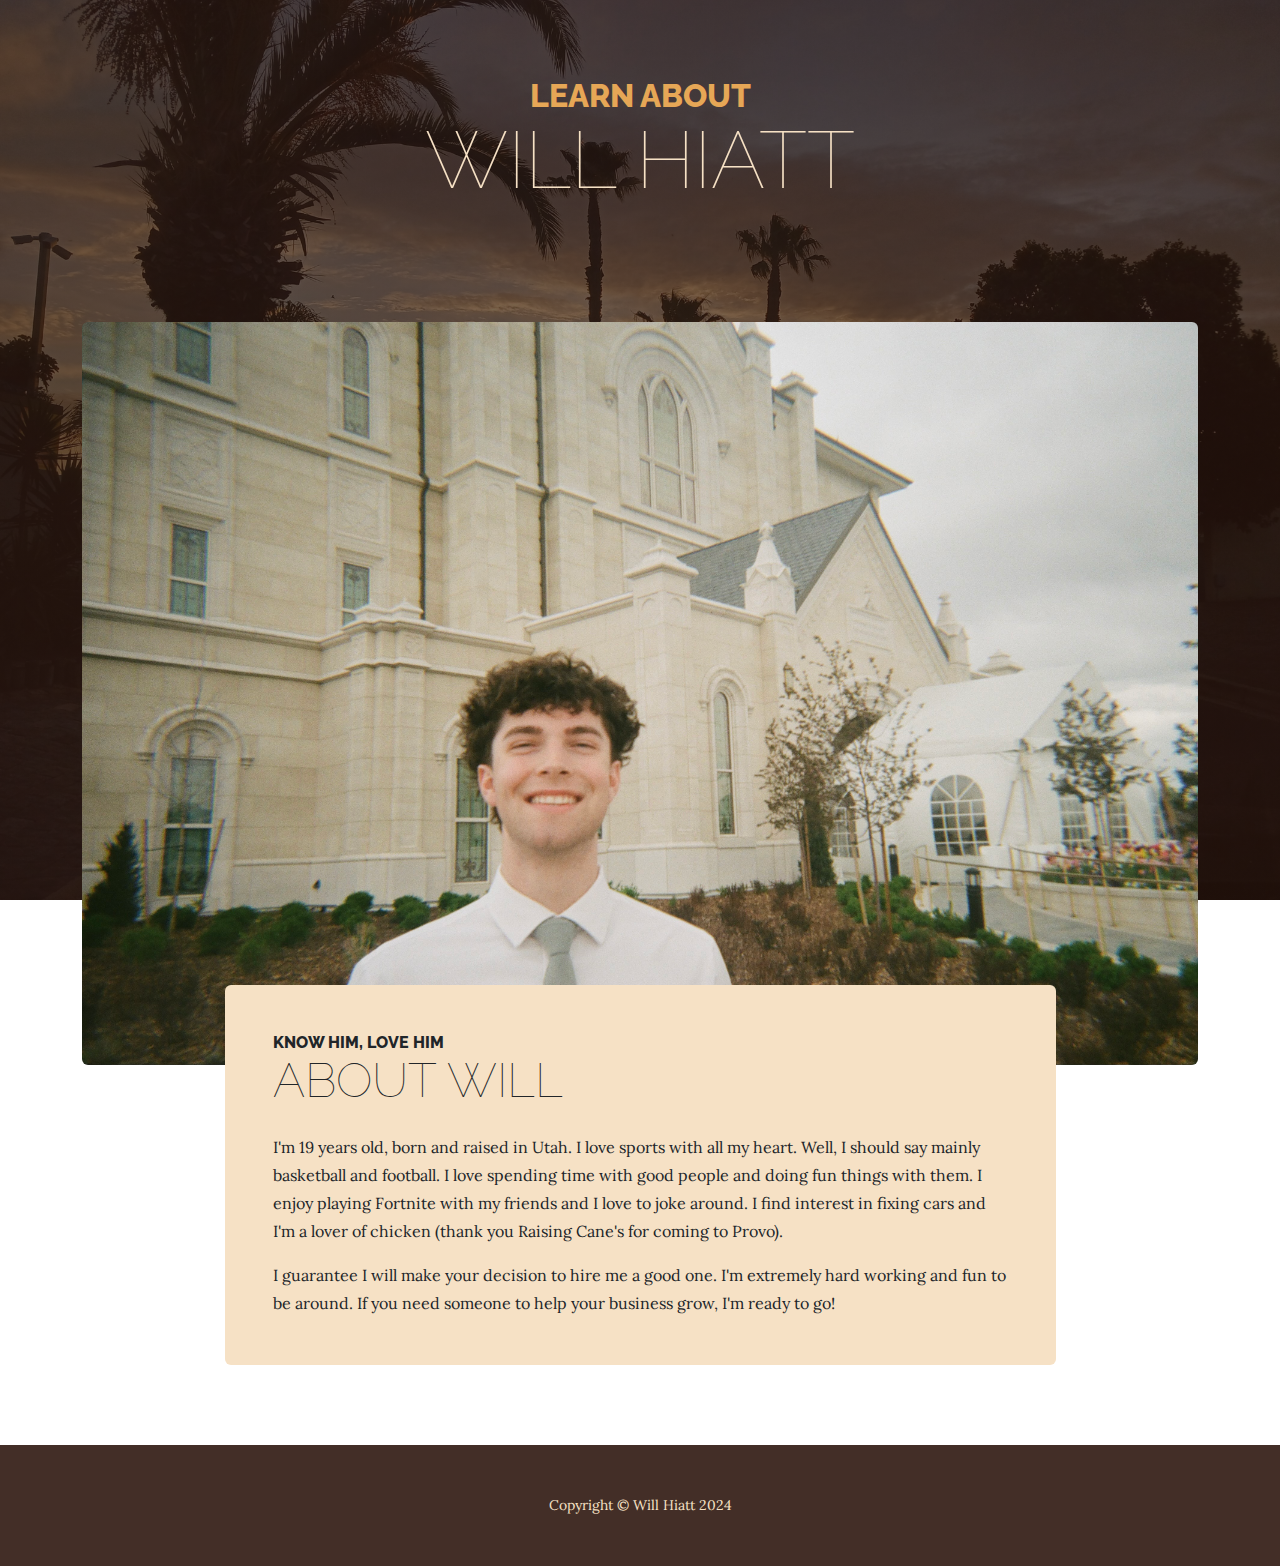
<file: about.html>
<!DOCTYPE html>
<html lang="en">
    <head>
        <meta charset="utf-8" />
        <meta name="viewport" content="width=device-width, initial-scale=1, shrink-to-fit=no" />
        <meta name="description" content="" />
        <meta name="author" content="" />
        <title>About Will</title>
        <link rel="icon" type="image/x-icon" href="assets/favicon.ico" />
        <!-- Google fonts-->
        <link href="https://fonts.googleapis.com/css?family=Raleway:100,100i,200,200i,300,300i,400,400i,500,500i,600,600i,700,700i,800,800i,900,900i" rel="stylesheet" />
        <link href="https://fonts.googleapis.com/css?family=Lora:400,400i,700,700i" rel="stylesheet" />
        <!-- Core theme CSS (includes Bootstrap)-->
        <link href="css/styles.css" rel="stylesheet" />
    </head>
    <body>
        <header>
            <h1 class="site-heading text-center text-faded d-none d-lg-block">
                <span class="site-heading-upper text-primary mb-3">Learn About</span>
                <span class="site-heading-lower">Will Hiatt</span>
            </h1>
        </header>
        <section class="page-section about-heading">
            <div class="container">
                <br><br><img class="img-fluid rounded about-heading-img mb-3 mb-lg-0" src="assets/img/IMG_4091.jpeg" alt="..." />
                <div class="about-heading-content">
                    <div class="row">
                        <div class="col-xl-9 col-lg-10 mx-auto">
                            <div class="bg-faded rounded p-5">
                                <h2 class="section-heading mb-4">
                                    <span class="section-heading-upper">Know Him, Love Him</span>
                                    <span class="section-heading-lower">About Will</span>
                                </h2>
                                <p>I'm 19 years old, born and raised in Utah. I love sports with all my heart. Well, I should say mainly basketball and football. I love spending time with good people and doing fun things with them. I enjoy playing Fortnite with my friends and I love to joke around. I find interest in fixing cars and I'm a lover of chicken (thank you Raising Cane's for coming to Provo).</p>
                                <p class="mb-0">
                                    I guarantee I will make your decision to hire me a good one. I'm extremely hard working and fun to be around. If you need someone to help your business grow, I'm ready to go!
                                </p>
                            </div>
                        </div>
                    </div>
                </div>
            </div>
        </section>
        <footer class="footer text-faded text-center py-5">
            <div class="container"><p class="m-0 small">Copyright &copy; Will Hiatt 2024</p></div>
        </footer>
        <!-- Bootstrap core JS-->
        <script src="https://cdn.jsdelivr.net/npm/bootstrap@5.2.3/dist/js/bootstrap.bundle.min.js"></script>
        <!-- Core theme JS-->
        <script src="js/scripts.js"></script>
    </body>
</html>
</file>
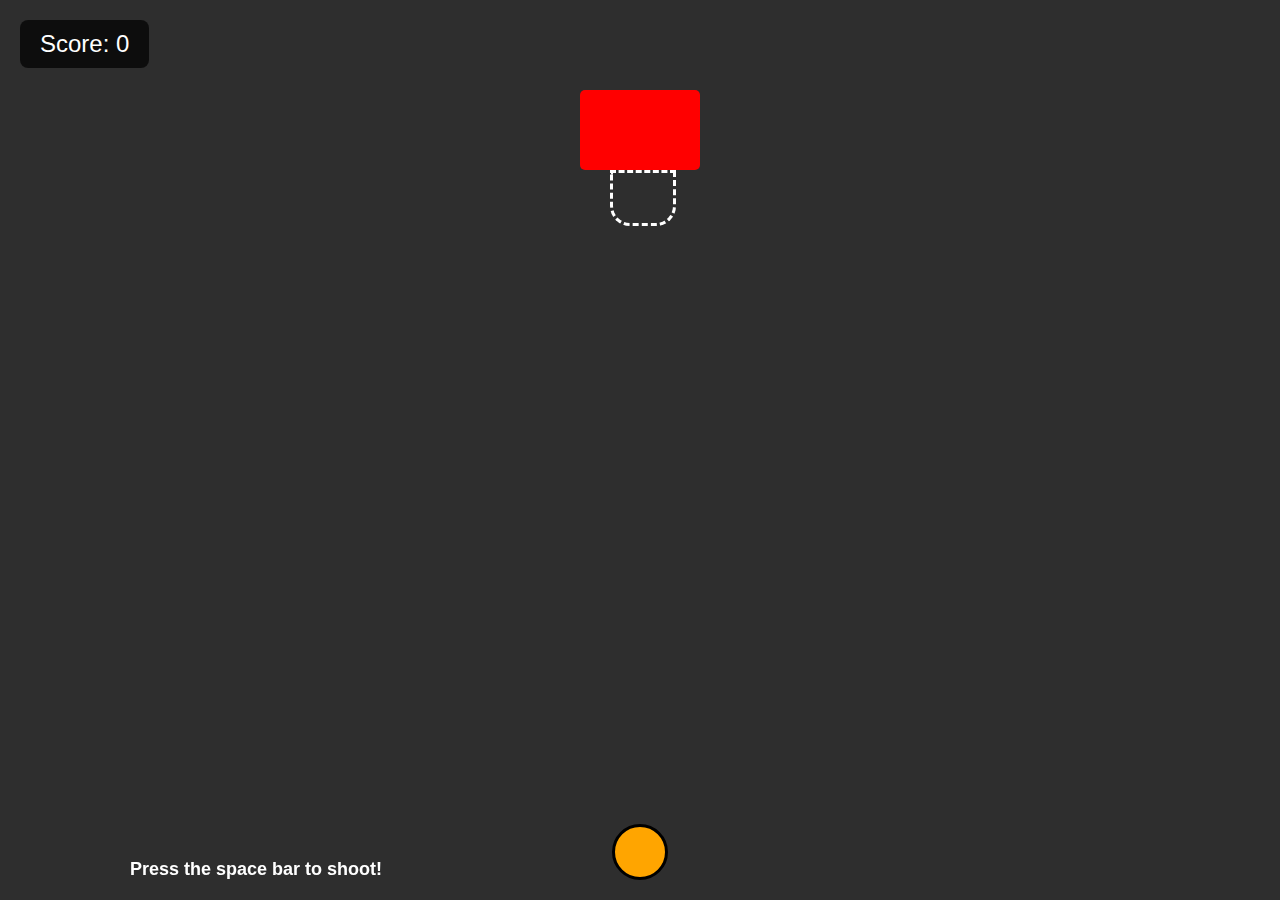
<file: ai.html>
<!DOCTYPE html>
<html lang="en">
<head>
    <meta charset="UTF-8">
    <meta name="viewport" content="width=device-width, initial-scale=1.0">
    <title>Basketball Shooting Game</title>
    <style>
        /* General Styles */
        body {
            margin: 0;
            padding: 0;
            overflow: hidden;
            background-color: #1e1e1e;
            color: #fff;
            font-family: Arial, sans-serif;
        }

        /* Basketball Court */
        #game-container {
            position: relative;
            width: 100vw;
            height: 100vh;
            display: flex;
            justify-content: center;
            align-items: center;
            background: #2e2e2e;
        }

        /* Basketball Hoop */
        #hoop {
            position: absolute;
            top: 10%;
            left: 50%;
            transform: translateX(-50%);
            width: 120px;
            height: 80px;
            background-color: red;
            border-radius: 5px;
        }

        #hoop::after {
            content: '';
            position: absolute;
            top: 100%;
            left: 25%;
            width: 50%;
            height: 50px;
            border: 3px dashed white;
            border-radius: 0 0 20px 20px;
        }

        /* Basketball */
        #ball {
            position: absolute;
            bottom: 20px;
            left: 50%;
            transform: translateX(-50%);
            width: 50px;
            height: 50px;
            background-color: orange;
            border: 3px solid #000;
            border-radius: 50%;
            transition: all 1s ease-in-out;
        }

        /* Scoreboard */
        #scoreboard {
            position: absolute;
            top: 20px;
            left: 20px;
            font-size: 24px;
            background: rgba(0, 0, 0, 0.7);
            padding: 10px 20px;
            border-radius: 8px;
        }

        /* Confetti */
        .confetti {
            position: fixed;
            width: 10px;
            height: 10px;
            background-color: gold;
            opacity: 0.7;
            border-radius: 50%;
            animation: fall 3s linear infinite;
        }

        @keyframes fall {
            0% {
                transform: translateY(-100vh) rotate(0deg);
            }
            100% {
                transform: translateY(100vh) rotate(360deg);
            }
        }

        /* Sayings Styles */
        #saying {
            position: absolute;
            top: 50%;
            left: 50%;
            transform: translate(-50%, -50%);
            font-size: 32px;
            color: white;
            font-weight: bold;
            opacity: 0;
            transition: opacity 1s ease-in-out;
        }

        /* Footer */
        #footer {
            position: fixed;
            bottom: 20px;
            left: 20%;
            transform: translateX(-50%);
            font-size: 18px;
            color: white;
            font-weight: bold;
            text-align: center;
        }
    </style>
</head>
<body>
    <!-- Game Container -->
    <div id="game-container">
        <!-- Hoop -->
        <div id="hoop"></div>
        <!-- Basketball -->
        <div id="ball"></div>
        <!-- Scoreboard -->
        <div id="scoreboard">Score: 0</div>
        <!-- Sayings -->
        <div id="saying"></div>
    </div>

    <!-- Footer -->
    <div id="footer">
        Press the space bar to shoot!
    </div>

    <script>
        const ball = document.getElementById('ball');
        const hoop = document.getElementById('hoop');
        const scoreboard = document.getElementById('scoreboard');
        const gameContainer = document.getElementById('game-container');
        const saying = document.getElementById('saying');
        let score = 0;

        // Array of sayings for made and missed shots
        const sayingsMade = ["Nice shot!", "Great work!", "You got this!", "Swish!", "Excellent!"];
        const sayingsMissed = ["Keep shooting!", "Almost!", "You'll get it next time!", "Don't give up!", "Try again!"];

        // Shoot ball function
        function shootBall() {
            const hoopRect = hoop.getBoundingClientRect();
            const ballRect = ball.getBoundingClientRect();
            const isMake = Math.random() > 0.5; // 50/50 chance of make or miss

            if (isMake) {
                // Calculate position to align the ball with the hoop
                const hoopX = hoopRect.left + hoopRect.width / 2 - ballRect.width / 2;
                const hoopY = hoopRect.top + hoopRect.height / 2;

                // Animate ball to the center of the hoop and drop slightly down
                ball.style.transform = `translate(${hoopX - ballRect.left}px, ${hoopY - ballRect.top}px)`;
                setTimeout(() => {
                    ball.style.transform = `translate(${hoopX - ballRect.left}px, ${hoopY - ballRect.top + 20}px)`;
                    updateScore();
                    displaySaying(sayingsMade);
                }, 800);
            } else {
                // Randomize miss position
                const missX = Math.random() * 200 - 100; // Slight horizontal deviation
                const missY = -350 - Math.random() * 50; // Height variation
                ball.style.transform = `translate(${missX}px, ${missY}px)`;
                displaySaying(sayingsMissed);
            }

            setTimeout(resetBall, 1200); // Reset ball position after animation
        }

        // Update score and celebrate if needed
        function updateScore() {
            score += 3;
            scoreboard.textContent = `Score: ${score}`;
            if (score >= 9) {
                celebrate();
                score = 0;
                setTimeout(() => {
                    scoreboard.textContent = `Score: 0`;
                }, 1000);
            }
        }

        // Reset ball to original position
        function resetBall() {
            ball.style.transform = 'translateX(-50%)';
        }

        // Confetti celebration
        function celebrate() {
            for (let i = 0; i < 100; i++) {
                const confetti = document.createElement('div');
                confetti.classList.add('confetti');
                confetti.style.left = Math.random() * 100 + 'vw';
                confetti.style.backgroundColor = getRandomColor();
                confetti.style.animationDuration = Math.random() * 3 + 2 + 's';
                gameContainer.appendChild(confetti);
                setTimeout(() => confetti.remove(), 5000);
            }
        }

        // Random confetti colors
        function getRandomColor() {
            const colors = ['gold', 'red', 'blue', 'green', 'purple', 'orange'];
            return colors[Math.floor(Math.random() * colors.length)];
        }

        // Display random saying
        function displaySaying(sayingsArray) {
            const randomSaying = sayingsArray[Math.floor(Math.random() * sayingsArray.length)];
            saying.textContent = randomSaying;
            saying.style.opacity = 1;
            setTimeout(() => {
                saying.style.opacity = 0;
            }, 1000);
        }

        // Event listeners for shooting
        document.addEventListener('click', shootBall);
        document.addEventListener('keydown', (e) => {
            if (e.code === 'Space') {
                shootBall();
            }
        });
    </script>
</body>
</html>
</file>
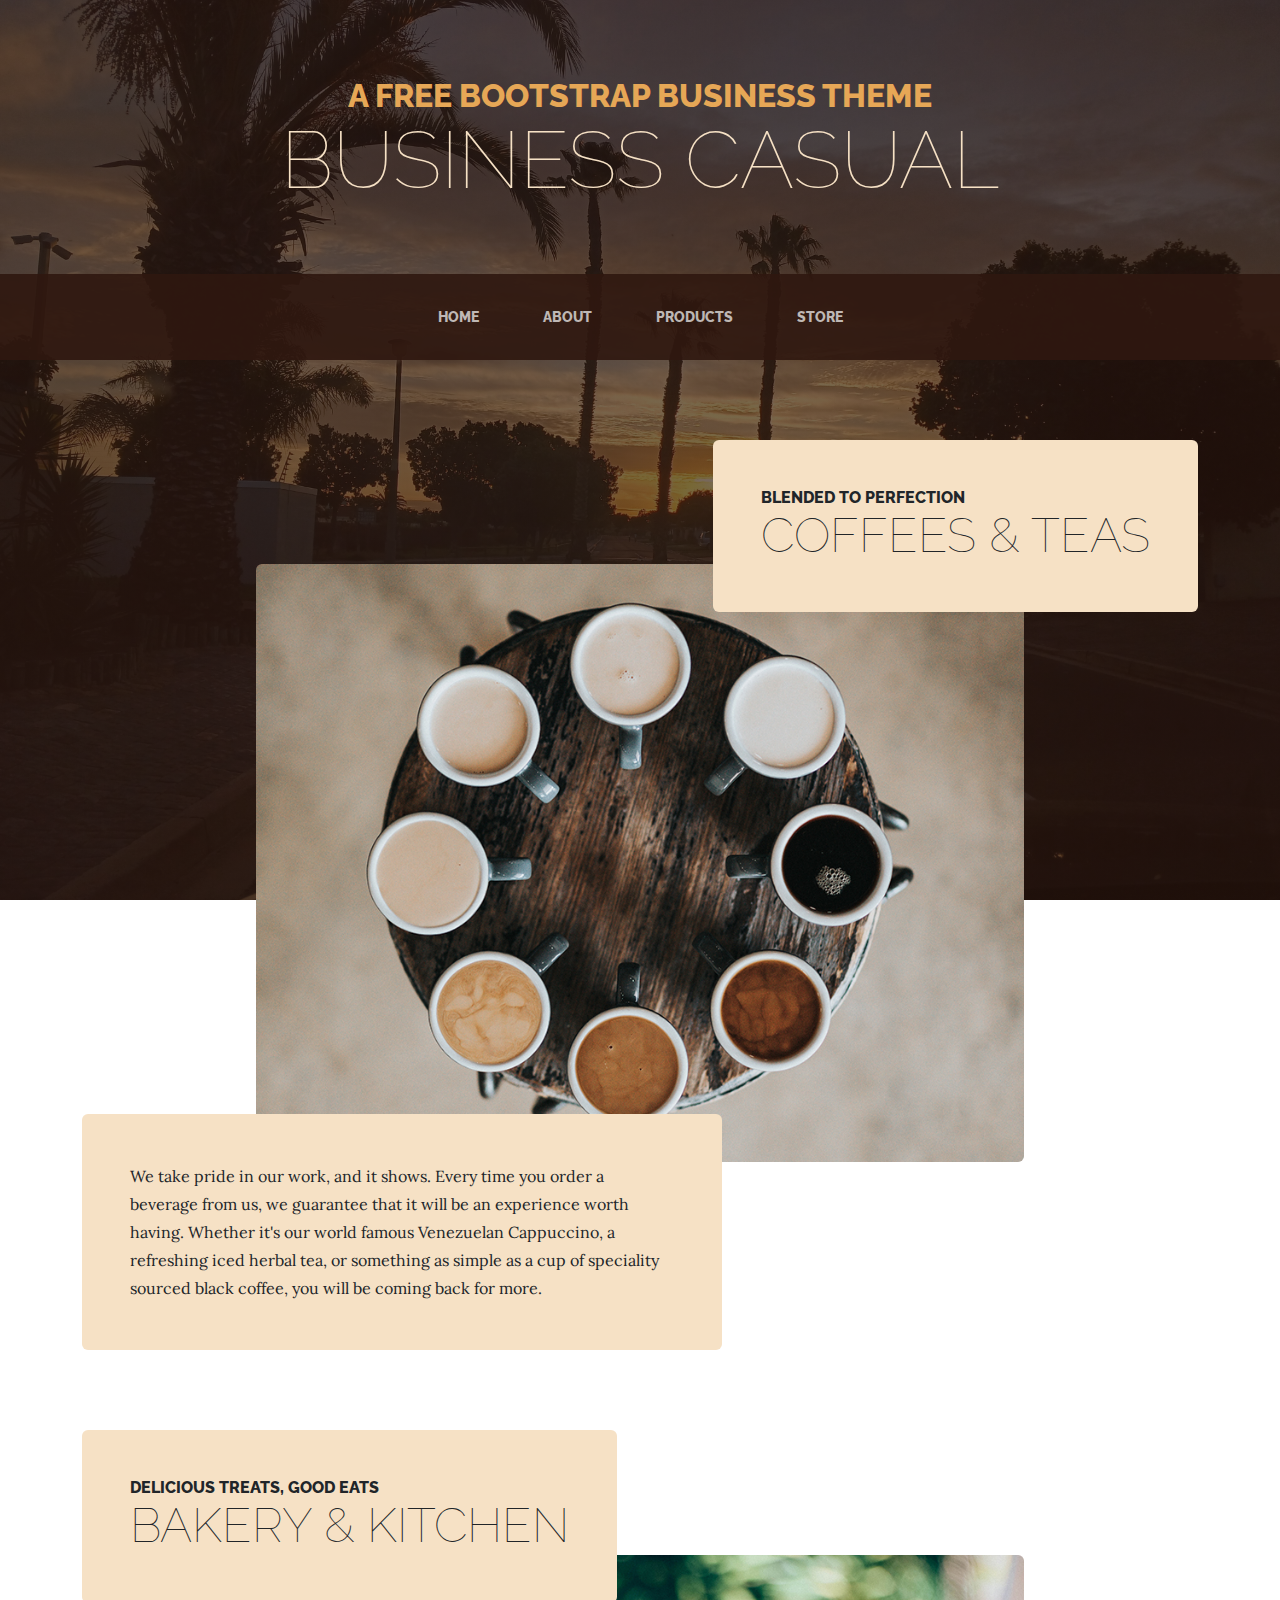
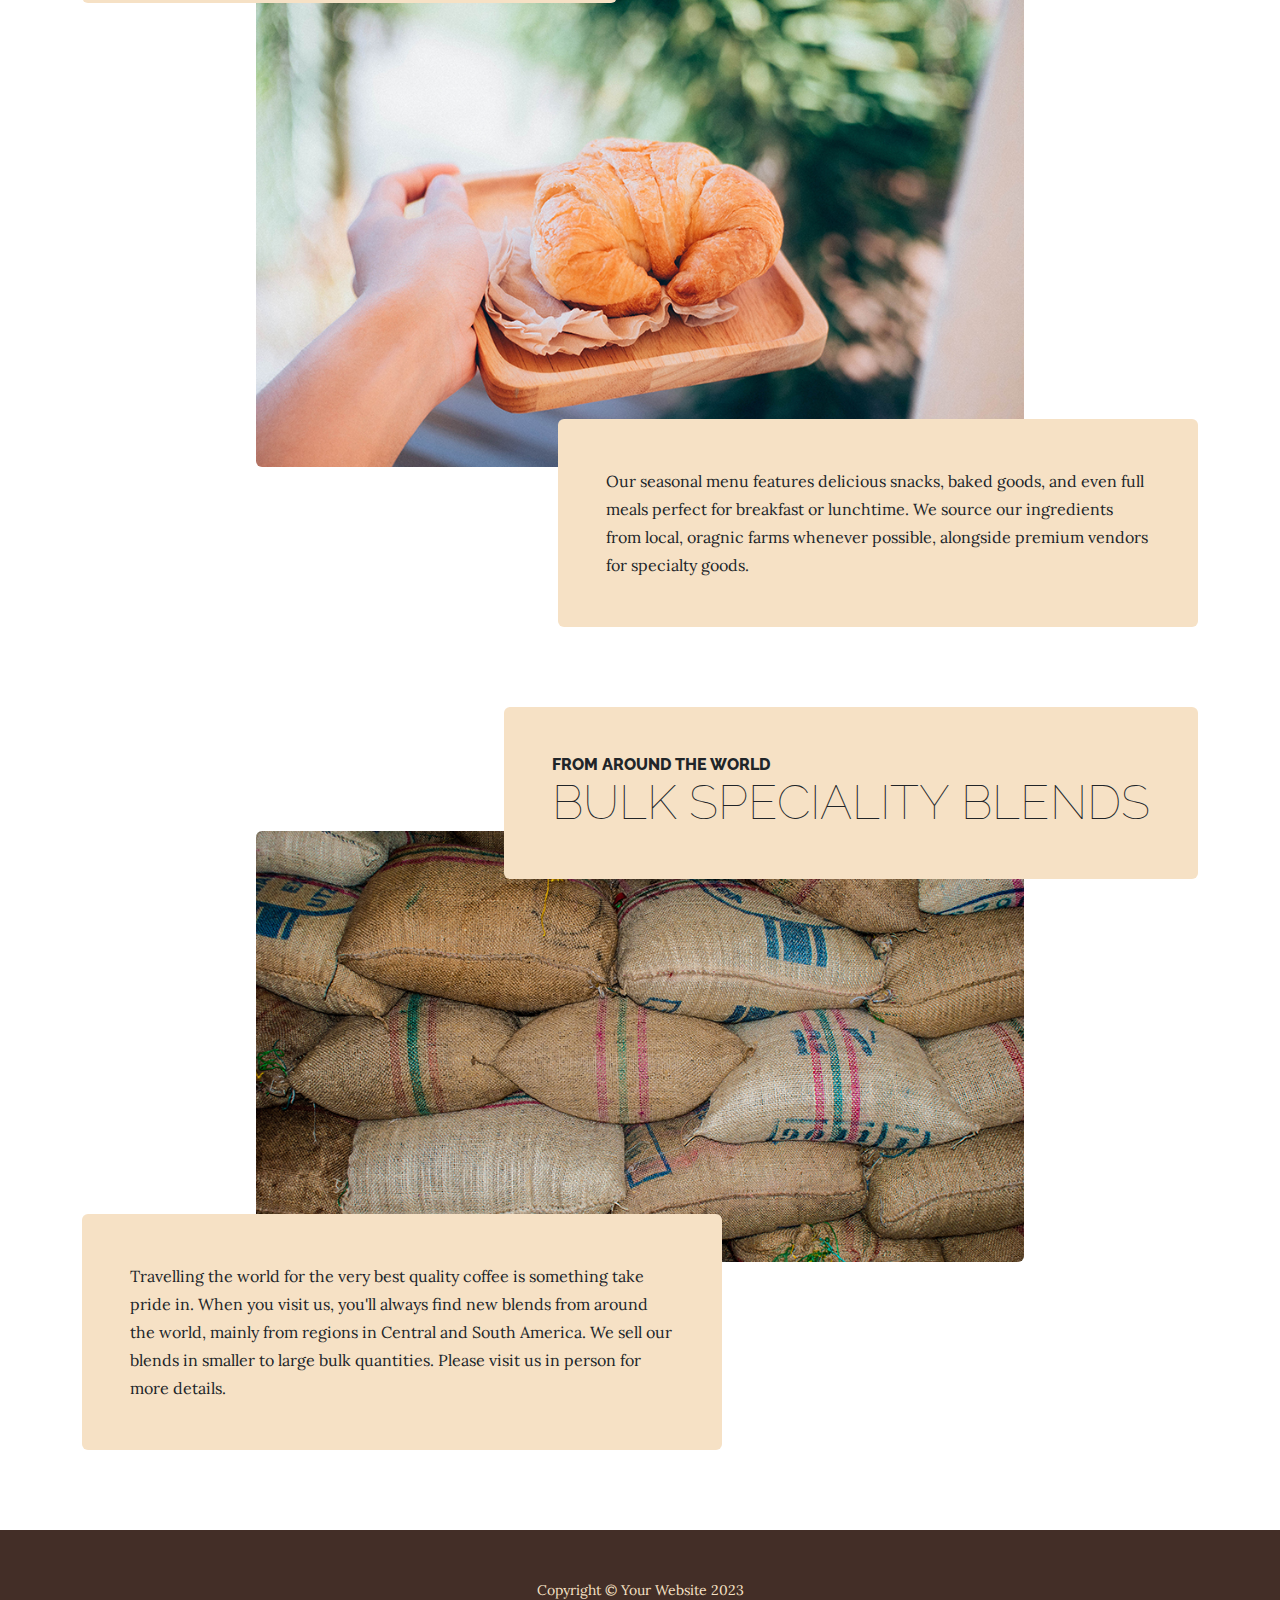
<file: products.html>
<!DOCTYPE html>
<html lang="en">
    <head>
        <meta charset="utf-8" />
        <meta name="viewport" content="width=device-width, initial-scale=1, shrink-to-fit=no" />
        <meta name="description" content="" />
        <meta name="author" content="" />
        <title>Business Casual - Start Bootstrap Theme</title>
        <link rel="icon" type="image/x-icon" href="assets/favicon.ico" />
        <!-- Google fonts-->
        <link href="https://fonts.googleapis.com/css?family=Raleway:100,100i,200,200i,300,300i,400,400i,500,500i,600,600i,700,700i,800,800i,900,900i" rel="stylesheet" />
        <link href="https://fonts.googleapis.com/css?family=Lora:400,400i,700,700i" rel="stylesheet" />
        <!-- Core theme CSS (includes Bootstrap)-->
        <link href="css/styles.css" rel="stylesheet" />
    </head>
    <body>
        <header>
            <h1 class="site-heading text-center text-faded d-none d-lg-block">
                <span class="site-heading-upper text-primary mb-3">A Free Bootstrap Business Theme</span>
                <span class="site-heading-lower">Business Casual</span>
            </h1>
        </header>
        <!-- Navigation-->
        <nav class="navbar navbar-expand-lg navbar-dark py-lg-4" id="mainNav">
            <div class="container">
                <a class="navbar-brand text-uppercase fw-bold d-lg-none" href="index.html">Start Bootstrap</a>
                <button class="navbar-toggler" type="button" data-bs-toggle="collapse" data-bs-target="#navbarSupportedContent" aria-controls="navbarSupportedContent" aria-expanded="false" aria-label="Toggle navigation"><span class="navbar-toggler-icon"></span></button>
                <div class="collapse navbar-collapse" id="navbarSupportedContent">
                    <ul class="navbar-nav mx-auto">
                        <li class="nav-item px-lg-4"><a class="nav-link text-uppercase" href="index.html">Home</a></li>
                        <li class="nav-item px-lg-4"><a class="nav-link text-uppercase" href="about.html">About</a></li>
                        <li class="nav-item px-lg-4"><a class="nav-link text-uppercase" href="products.html">Products</a></li>
                        <li class="nav-item px-lg-4"><a class="nav-link text-uppercase" href="store.html">Store</a></li>
                    </ul>
                </div>
            </div>
        </nav>
        <section class="page-section">
            <div class="container">
                <div class="product-item">
                    <div class="product-item-title d-flex">
                        <div class="bg-faded p-5 d-flex ms-auto rounded">
                            <h2 class="section-heading mb-0">
                                <span class="section-heading-upper">Blended to Perfection</span>
                                <span class="section-heading-lower">Coffees & Teas</span>
                            </h2>
                        </div>
                    </div>
                    <img class="product-item-img mx-auto d-flex rounded img-fluid mb-3 mb-lg-0" src="assets/img/products-01.jpg" alt="..." />
                    <div class="product-item-description d-flex me-auto">
                        <div class="bg-faded p-5 rounded"><p class="mb-0">We take pride in our work, and it shows. Every time you order a beverage from us, we guarantee that it will be an experience worth having. Whether it's our world famous Venezuelan Cappuccino, a refreshing iced herbal tea, or something as simple as a cup of speciality sourced black coffee, you will be coming back for more.</p></div>
                    </div>
                </div>
            </div>
        </section>
        <section class="page-section">
            <div class="container">
                <div class="product-item">
                    <div class="product-item-title d-flex">
                        <div class="bg-faded p-5 d-flex me-auto rounded">
                            <h2 class="section-heading mb-0">
                                <span class="section-heading-upper">Delicious Treats, Good Eats</span>
                                <span class="section-heading-lower">Bakery & Kitchen</span>
                            </h2>
                        </div>
                    </div>
                    <img class="product-item-img mx-auto d-flex rounded img-fluid mb-3 mb-lg-0" src="assets/img/products-02.jpg" alt="..." />
                    <div class="product-item-description d-flex ms-auto">
                        <div class="bg-faded p-5 rounded"><p class="mb-0">Our seasonal menu features delicious snacks, baked goods, and even full meals perfect for breakfast or lunchtime. We source our ingredients from local, oragnic farms whenever possible, alongside premium vendors for specialty goods.</p></div>
                    </div>
                </div>
            </div>
        </section>
        <section class="page-section">
            <div class="container">
                <div class="product-item">
                    <div class="product-item-title d-flex">
                        <div class="bg-faded p-5 d-flex ms-auto rounded">
                            <h2 class="section-heading mb-0">
                                <span class="section-heading-upper">From Around the World</span>
                                <span class="section-heading-lower">Bulk Speciality Blends</span>
                            </h2>
                        </div>
                    </div>
                    <img class="product-item-img mx-auto d-flex rounded img-fluid mb-3 mb-lg-0" src="assets/img/products-03.jpg" alt="..." />
                    <div class="product-item-description d-flex me-auto">
                        <div class="bg-faded p-5 rounded"><p class="mb-0">Travelling the world for the very best quality coffee is something take pride in. When you visit us, you'll always find new blends from around the world, mainly from regions in Central and South America. We sell our blends in smaller to large bulk quantities. Please visit us in person for more details.</p></div>
                    </div>
                </div>
            </div>
        </section>
        <footer class="footer text-faded text-center py-5">
            <div class="container"><p class="m-0 small">Copyright &copy; Your Website 2023</p></div>
        </footer>
        <!-- Bootstrap core JS-->
        <script src="https://cdn.jsdelivr.net/npm/bootstrap@5.2.3/dist/js/bootstrap.bundle.min.js"></script>
        <!-- Core theme JS-->
        <script src="js/scripts.js"></script>
    </body>
</html>
</file>
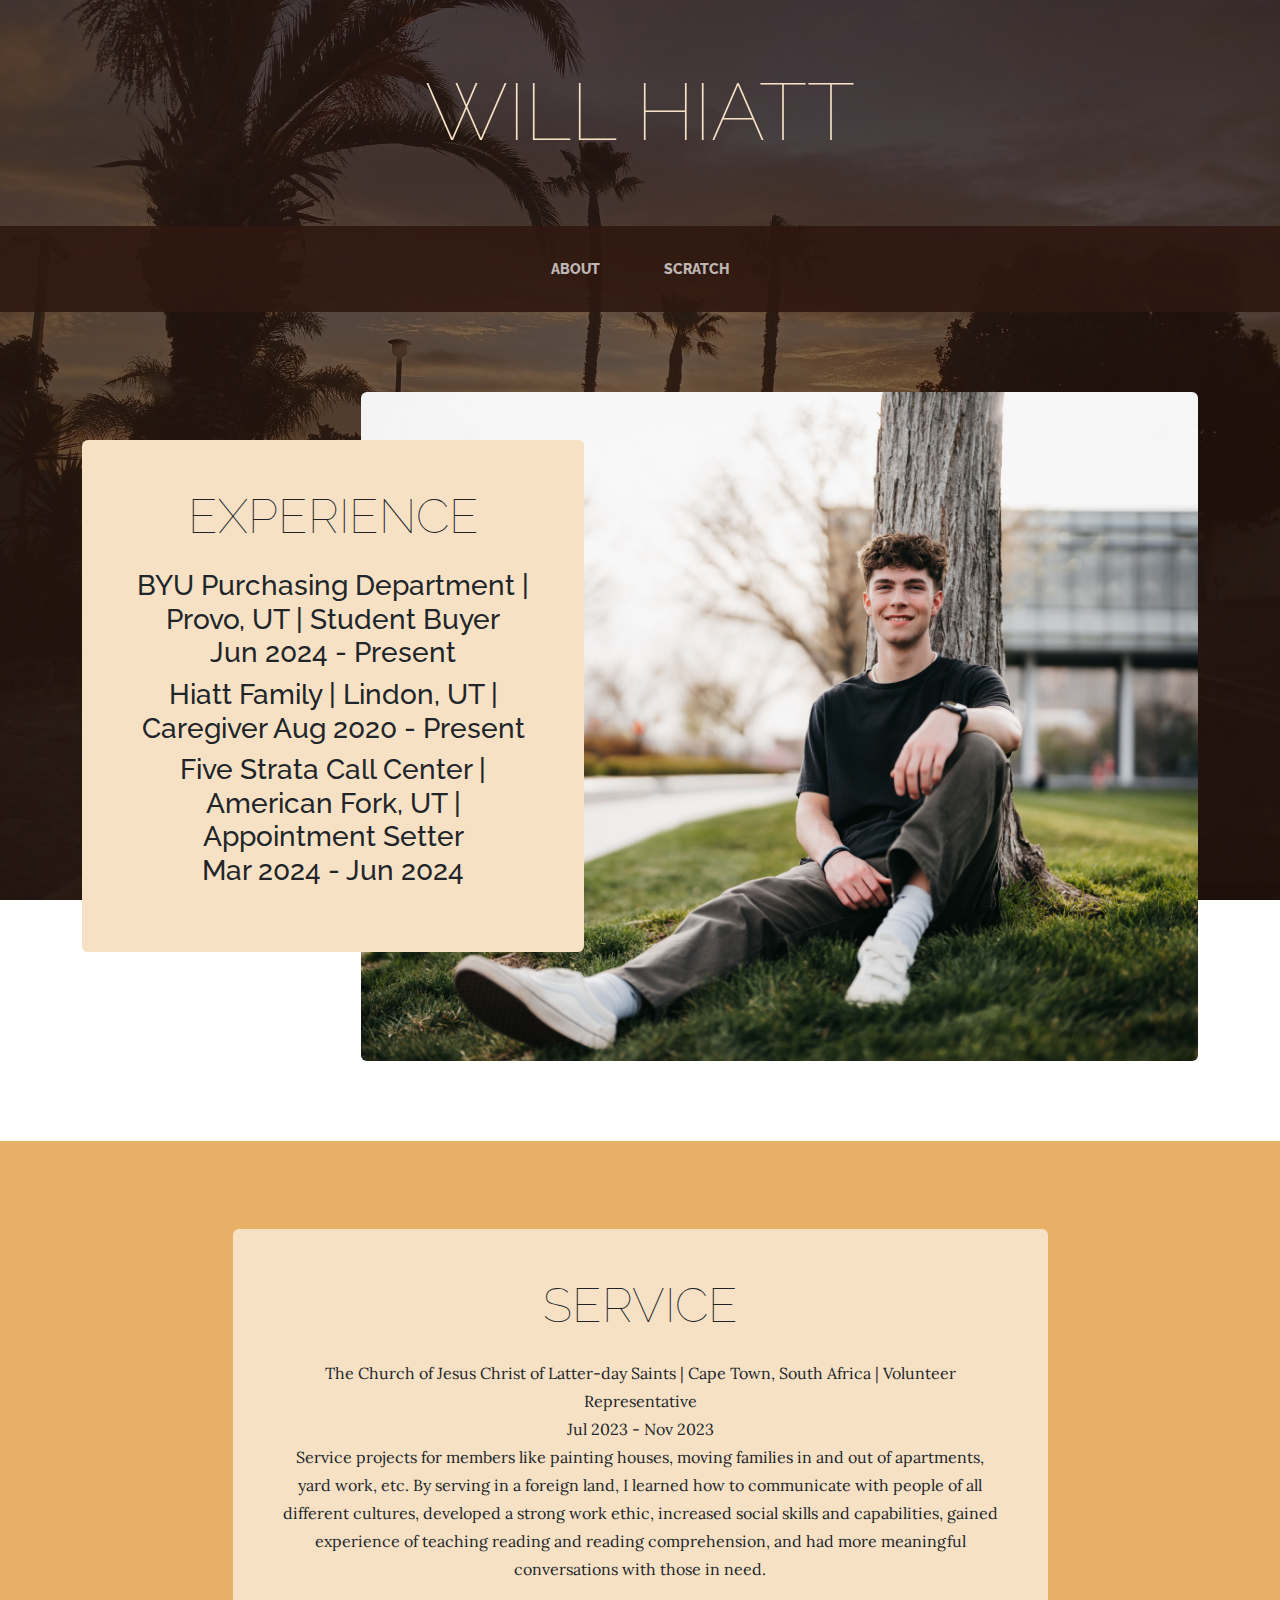
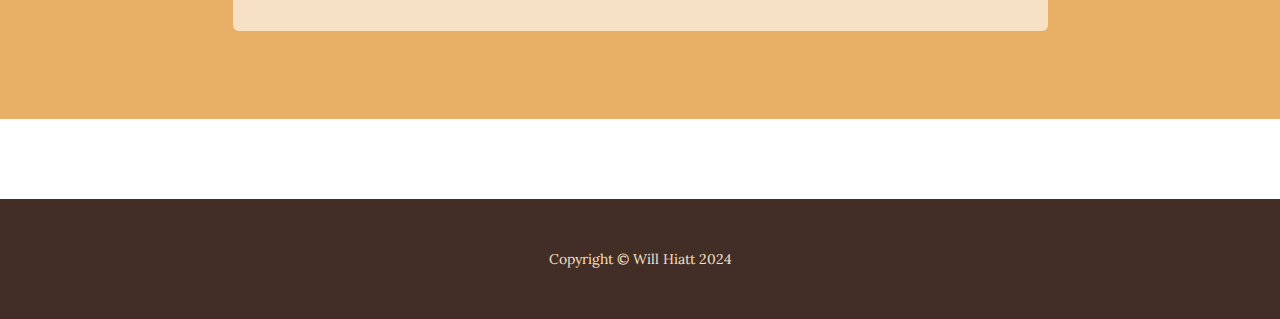
<file: professional.html>
<!DOCTYPE html>
<html lang="en">
    <head>
        <meta charset="utf-8" />
        <meta name="viewport" content="width=device-width, initial-scale=1, shrink-to-fit=no" />
        <meta name="description" content="" />
        <meta name="author" content="" />
        <title>Will Hiatt</title>
        <link rel="icon" type="image/x-icon" href="assets/favicon.ico" />
        <!-- Google fonts-->
        <link href="https://fonts.googleapis.com/css?family=Raleway:100,100i,200,200i,300,300i,400,400i,500,500i,600,600i,700,700i,800,800i,900,900i" rel="stylesheet" />
        <link href="https://fonts.googleapis.com/css?family=Lora:400,400i,700,700i" rel="stylesheet" />
        <!-- Core theme CSS (includes Bootstrap)-->
        <link href="css/styles.css" rel="stylesheet" />
    </head>
    <body>
        <header>
            <h1 class="site-heading text-center text-faded d-none d-lg-block">
                <span class="site-heading-upper text-primary mb-3"></span>
                <span class="site-heading-lower">Will Hiatt</span>
            </h1>
        </header>
        <!-- Navigation-->
        <nav class="navbar navbar-expand-lg navbar-dark py-lg-4" id="mainNav">
            <div class="container">
                <a class="navbar-brand text-uppercase fw-bold d-lg-none" href="index.html">Start Bootstrap</a>
                <button class="navbar-toggler" type="button" data-bs-toggle="collapse" data-bs-target="#navbarSupportedContent" aria-controls="navbarSupportedContent" aria-expanded="false" aria-label="Toggle navigation"><span class="navbar-toggler-icon"></span></button>
                <div class="collapse navbar-collapse" id="navbarSupportedContent">
                    <ul class="navbar-nav mx-auto">
                        <li class="nav-item px-lg-4"><a class="nav-link text-uppercase" href="about.html">About</a></li>
                        <li class="nav-item px-lg-4"><a class="nav-link text-uppercase" href="index.html">Scratch</a></li>
                        <!--<li class="nav-item px-lg-4"><a class="nav-link text-uppercase" href="scratchproject.html">Scratch</a></li>
                        <li class="nav-item px-lg-4"><a class="nav-link text-uppercase" href="store.html">Store</a></li>-->
                    </ul>
                </div>
            </div>
        </nav>
        <section class="page-section clearfix">
            <div class="container">
                <div class="intro">
                    <img class="intro-img img-fluid mb-3 mb-lg-0 rounded" src="assets/img/Will-36_Original.JPG" alt="..." />
                    <div class="intro-text left-0 text-center bg-faded p-5 rounded">
                        <h2 class="section-heading mb-4">
                            <span class="section-heading-upper"></span>
                            <span class="section-heading-lower">Experience</span>
                        </h2>
                        <p class="mb-3"><h3>BYU Purchasing Department | Provo, UT |
                            Student Buyer  <br>Jun 2024 - Present</h3>
                            <h3>Hiatt Family | Lindon, UT | Caregiver  Aug 2020 - Present</h3>
                            <h3>Five Strata Call Center	| American Fork, UT |
                            Appointment Setter  <br>Mar 2024 - Jun 2024</h3>
                            
                            </p>
                        <!--<div class="intro-button mx-auto"><a class="btn btn-primary btn-xl" href="#!">Insert Content</a></div>-->
                    </div>
                </div>
            </div>
        </section>
        <section class="page-section cta">
            <div class="container">
                <div class="row">
                    <div class="col-xl-9 mx-auto">
                        <div class="cta-inner bg-faded text-center rounded">
                            <h2 class="section-heading mb-4">
                                <span class="section-heading-upper"></span>
                                <span class="section-heading-lower">Service</span>
                            </h2>
                            <p class="mb-0">The Church of Jesus Christ of Latter-day Saints	| Cape Town, South Africa |
                                Volunteer Representative <br> Jul 2023 - Nov 2023
                                <br>Service projects for members like painting houses, moving families in and out of apartments, yard work, etc.
                                By serving in a foreign land, I learned how to communicate with people of all different cultures, developed a strong work ethic, increased social skills and capabilities, gained experience of teaching reading and reading comprehension, and had more meaningful conversations with those in need.
                                </p>
                        </div>
                    </div>
                </div>
            </div>
        </section>
        <footer class="footer text-faded text-center py-5">
            <div class="container"><p class="m-0 small">Copyright &copy; Will Hiatt 2024</p></div>
        </footer>
        <!-- Bootstrap core JS-->
        <script src="https://cdn.jsdelivr.net/npm/bootstrap@5.2.3/dist/js/bootstrap.bundle.min.js"></script>
        <!-- Core theme JS-->
        <script src="js/scripts.js"></script>
    </body>
</html>
</file>
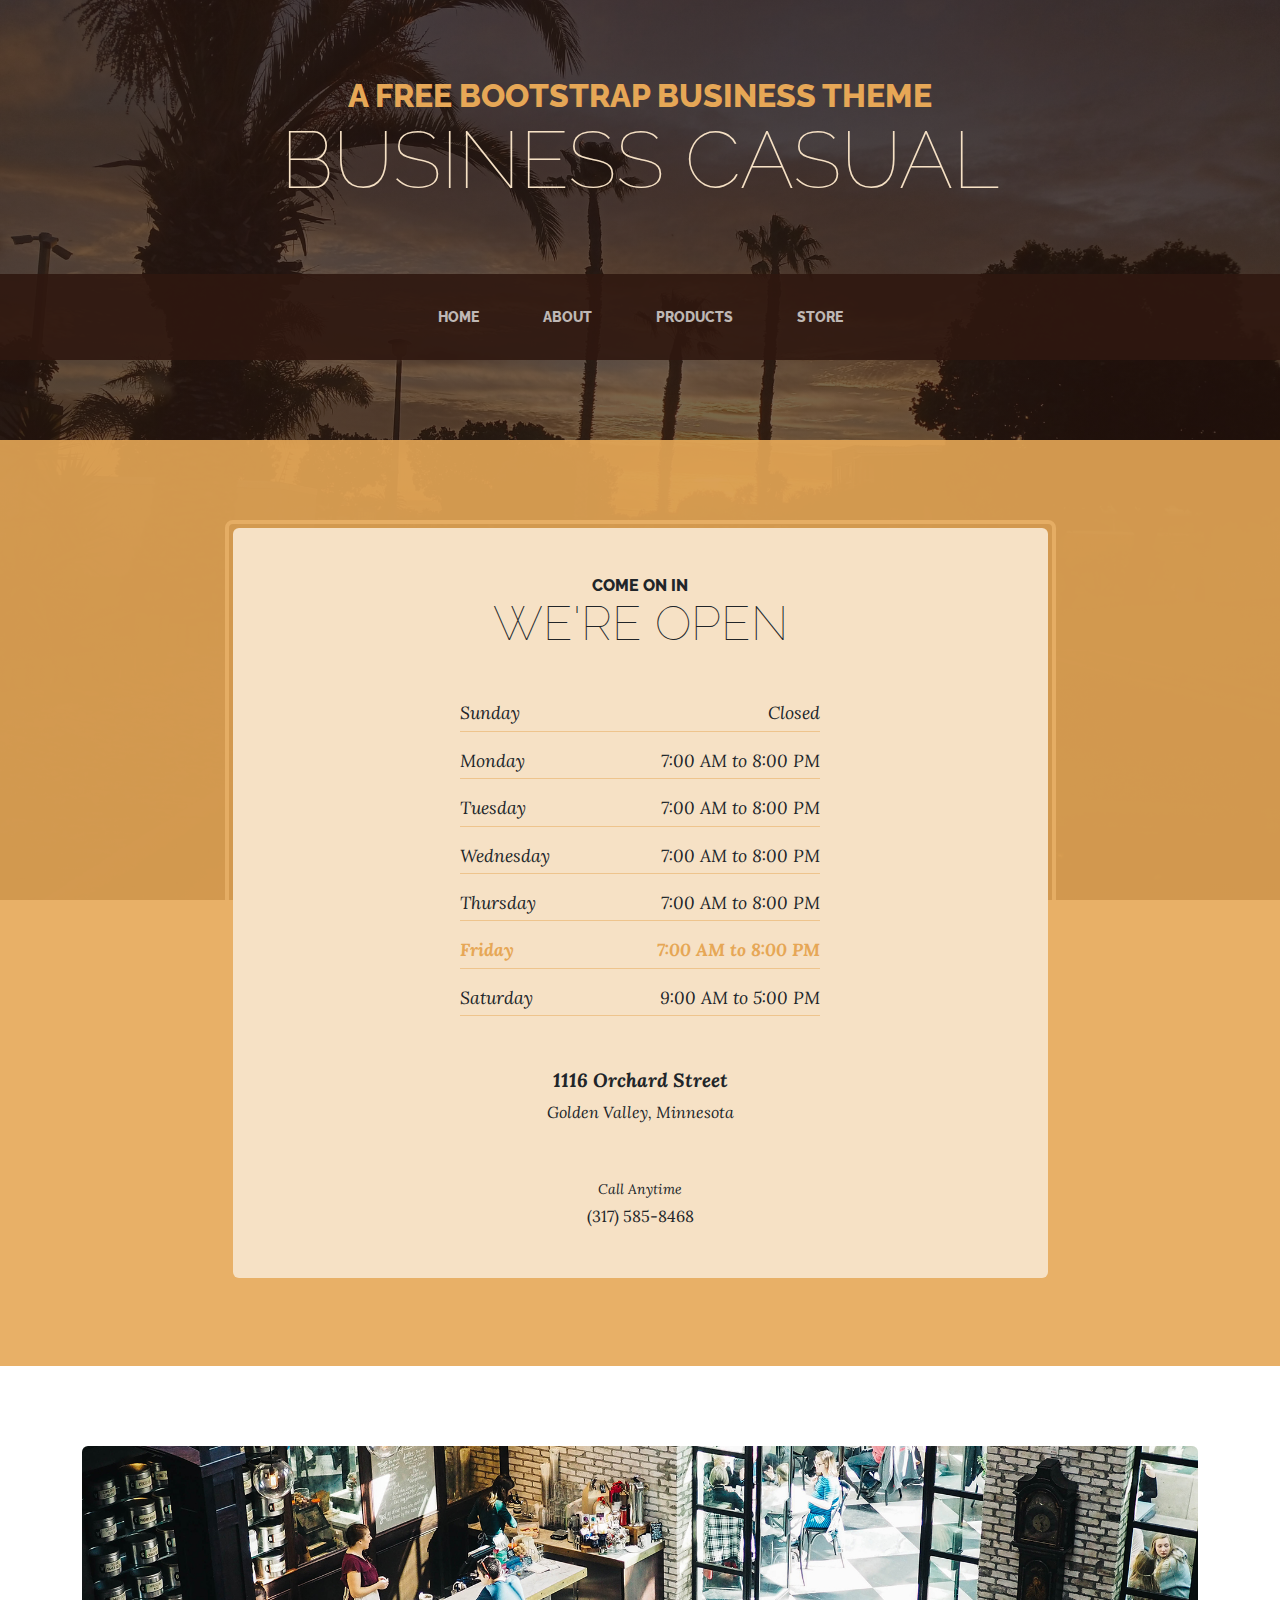
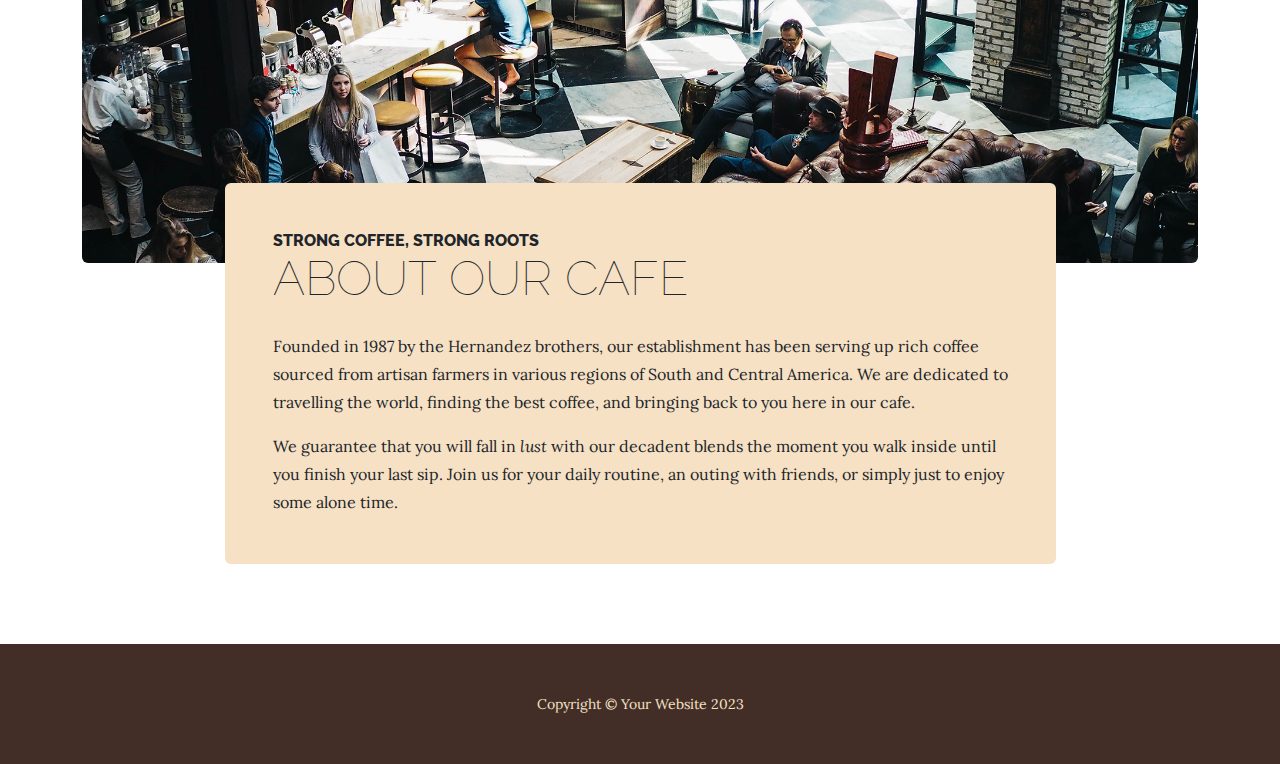
<file: store.html>
<!DOCTYPE html>
<html lang="en">
    <head>
        <meta charset="utf-8" />
        <meta name="viewport" content="width=device-width, initial-scale=1, shrink-to-fit=no" />
        <meta name="description" content="" />
        <meta name="author" content="" />
        <title>Business Casual - Start Bootstrap Theme</title>
        <link rel="icon" type="image/x-icon" href="assets/favicon.ico" />
        <!-- Google fonts-->
        <link href="https://fonts.googleapis.com/css?family=Raleway:100,100i,200,200i,300,300i,400,400i,500,500i,600,600i,700,700i,800,800i,900,900i" rel="stylesheet" />
        <link href="https://fonts.googleapis.com/css?family=Lora:400,400i,700,700i" rel="stylesheet" />
        <!-- Core theme CSS (includes Bootstrap)-->
        <link href="css/styles.css" rel="stylesheet" />
    </head>
    <body>
        <header>
            <h1 class="site-heading text-center text-faded d-none d-lg-block">
                <span class="site-heading-upper text-primary mb-3">A Free Bootstrap Business Theme</span>
                <span class="site-heading-lower">Business Casual</span>
            </h1>
        </header>
        <!-- Navigation-->
        <nav class="navbar navbar-expand-lg navbar-dark py-lg-4" id="mainNav">
            <div class="container">
                <a class="navbar-brand text-uppercase fw-bold d-lg-none" href="index.html">Start Bootstrap</a>
                <button class="navbar-toggler" type="button" data-bs-toggle="collapse" data-bs-target="#navbarSupportedContent" aria-controls="navbarSupportedContent" aria-expanded="false" aria-label="Toggle navigation"><span class="navbar-toggler-icon"></span></button>
                <div class="collapse navbar-collapse" id="navbarSupportedContent">
                    <ul class="navbar-nav mx-auto">
                        <li class="nav-item px-lg-4"><a class="nav-link text-uppercase" href="index.html">Home</a></li>
                        <li class="nav-item px-lg-4"><a class="nav-link text-uppercase" href="about.html">About</a></li>
                        <li class="nav-item px-lg-4"><a class="nav-link text-uppercase" href="products.html">Products</a></li>
                        <li class="nav-item px-lg-4"><a class="nav-link text-uppercase" href="store.html">Store</a></li>
                    </ul>
                </div>
            </div>
        </nav>
        <section class="page-section cta">
            <div class="container">
                <div class="row">
                    <div class="col-xl-9 mx-auto">
                        <div class="cta-inner bg-faded text-center rounded">
                            <h2 class="section-heading mb-5">
                                <span class="section-heading-upper">Come On In</span>
                                <span class="section-heading-lower">We're Open</span>
                            </h2>
                            <ul class="list-unstyled list-hours mb-5 text-left mx-auto">
                                <li class="list-unstyled-item list-hours-item d-flex">
                                    Sunday
                                    <span class="ms-auto">Closed</span>
                                </li>
                                <li class="list-unstyled-item list-hours-item d-flex">
                                    Monday
                                    <span class="ms-auto">7:00 AM to 8:00 PM</span>
                                </li>
                                <li class="list-unstyled-item list-hours-item d-flex">
                                    Tuesday
                                    <span class="ms-auto">7:00 AM to 8:00 PM</span>
                                </li>
                                <li class="list-unstyled-item list-hours-item d-flex">
                                    Wednesday
                                    <span class="ms-auto">7:00 AM to 8:00 PM</span>
                                </li>
                                <li class="list-unstyled-item list-hours-item d-flex">
                                    Thursday
                                    <span class="ms-auto">7:00 AM to 8:00 PM</span>
                                </li>
                                <li class="list-unstyled-item list-hours-item d-flex">
                                    Friday
                                    <span class="ms-auto">7:00 AM to 8:00 PM</span>
                                </li>
                                <li class="list-unstyled-item list-hours-item d-flex">
                                    Saturday
                                    <span class="ms-auto">9:00 AM to 5:00 PM</span>
                                </li>
                            </ul>
                            <p class="address mb-5">
                                <em>
                                    <strong>1116 Orchard Street</strong>
                                    <br />
                                    Golden Valley, Minnesota
                                </em>
                            </p>
                            <p class="mb-0">
                                <small><em>Call Anytime</em></small>
                                <br />
                                (317) 585-8468
                            </p>
                        </div>
                    </div>
                </div>
            </div>
        </section>
        <section class="page-section about-heading">
            <div class="container">
                <img class="img-fluid rounded about-heading-img mb-3 mb-lg-0" src="assets/img/about.jpg" alt="..." />
                <div class="about-heading-content">
                    <div class="row">
                        <div class="col-xl-9 col-lg-10 mx-auto">
                            <div class="bg-faded rounded p-5">
                                <h2 class="section-heading mb-4">
                                    <span class="section-heading-upper">Strong Coffee, Strong Roots</span>
                                    <span class="section-heading-lower">About Our Cafe</span>
                                </h2>
                                <p>Founded in 1987 by the Hernandez brothers, our establishment has been serving up rich coffee sourced from artisan farmers in various regions of South and Central America. We are dedicated to travelling the world, finding the best coffee, and bringing back to you here in our cafe.</p>
                                <p class="mb-0">
                                    We guarantee that you will fall in
                                    <em>lust</em>
                                    with our decadent blends the moment you walk inside until you finish your last sip. Join us for your daily routine, an outing with friends, or simply just to enjoy some alone time.
                                </p>
                            </div>
                        </div>
                    </div>
                </div>
            </div>
        </section>
        <footer class="footer text-faded text-center py-5">
            <div class="container"><p class="m-0 small">Copyright &copy; Your Website 2023</p></div>
        </footer>
        <!-- Bootstrap core JS-->
        <script src="https://cdn.jsdelivr.net/npm/bootstrap@5.2.3/dist/js/bootstrap.bundle.min.js"></script>
        <!-- Core theme JS-->
        <script src="js/scripts.js"></script>
    </body>
</html>
</file>
